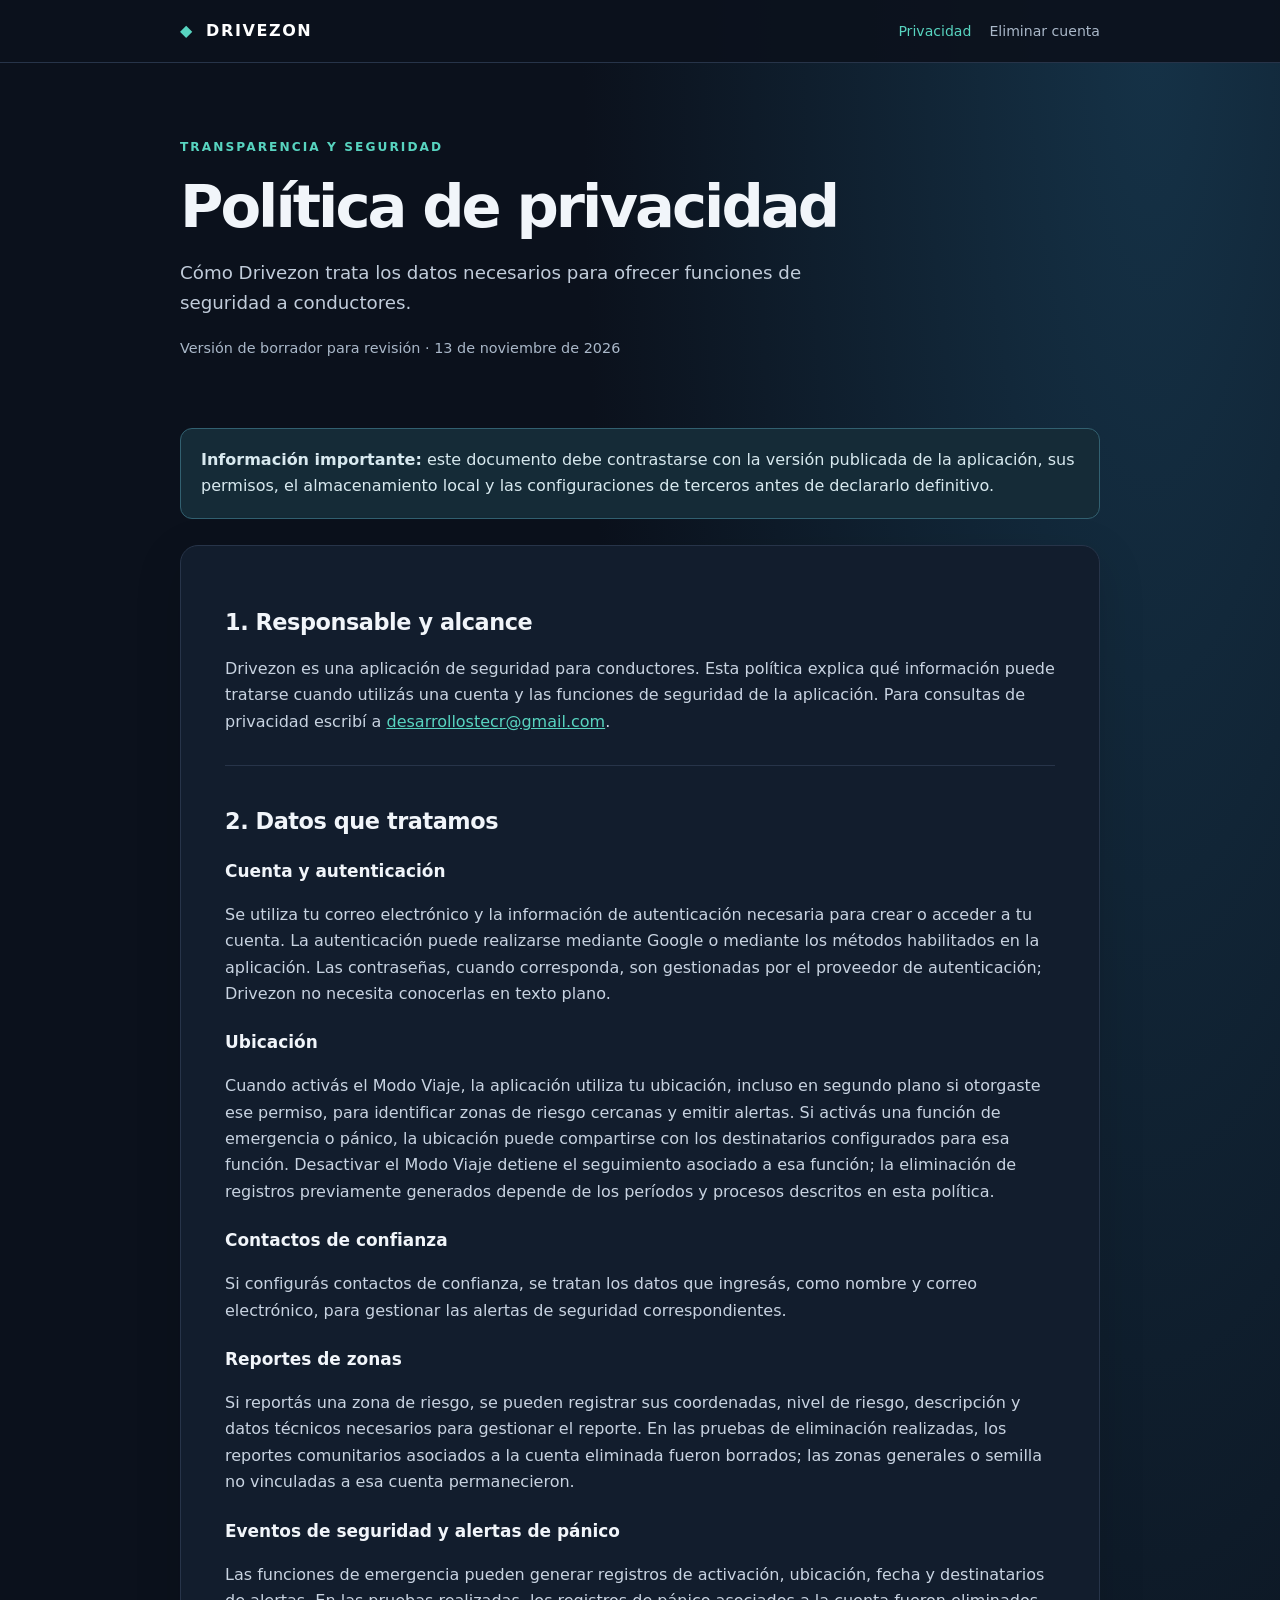
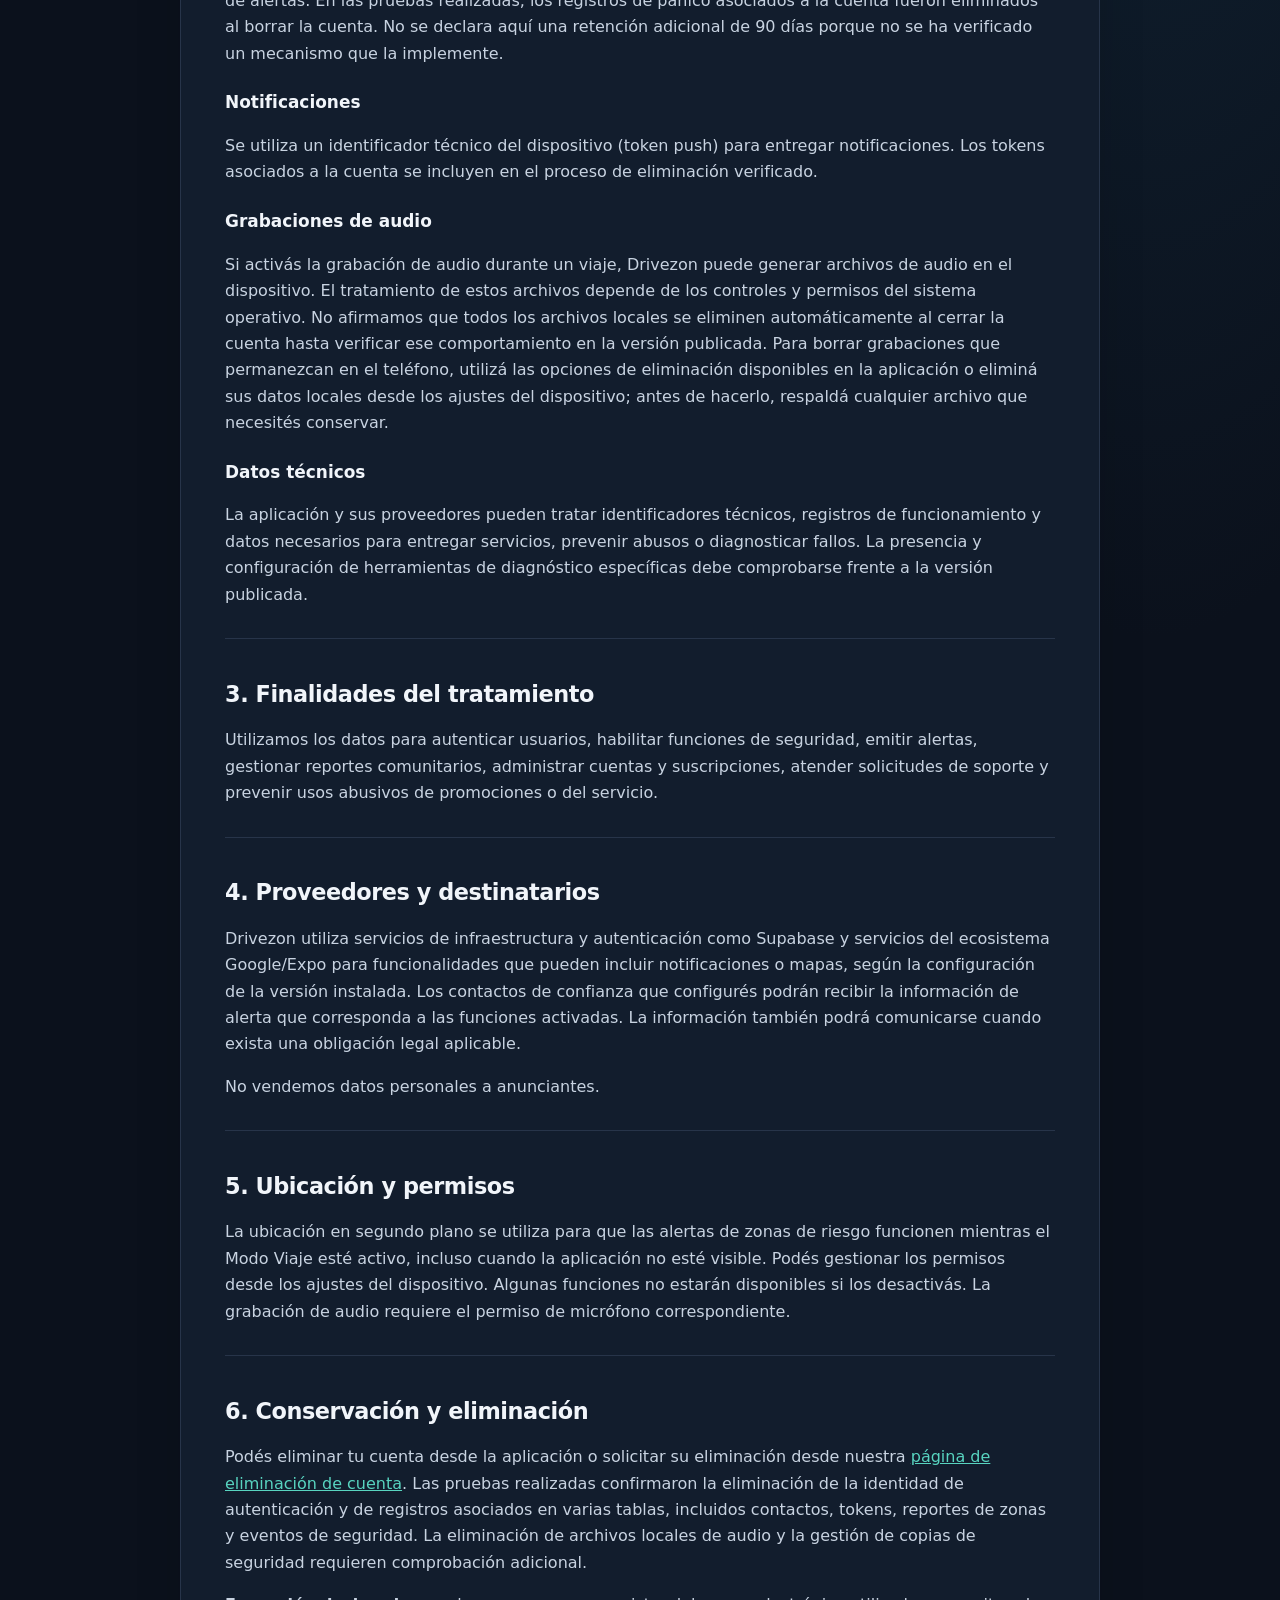
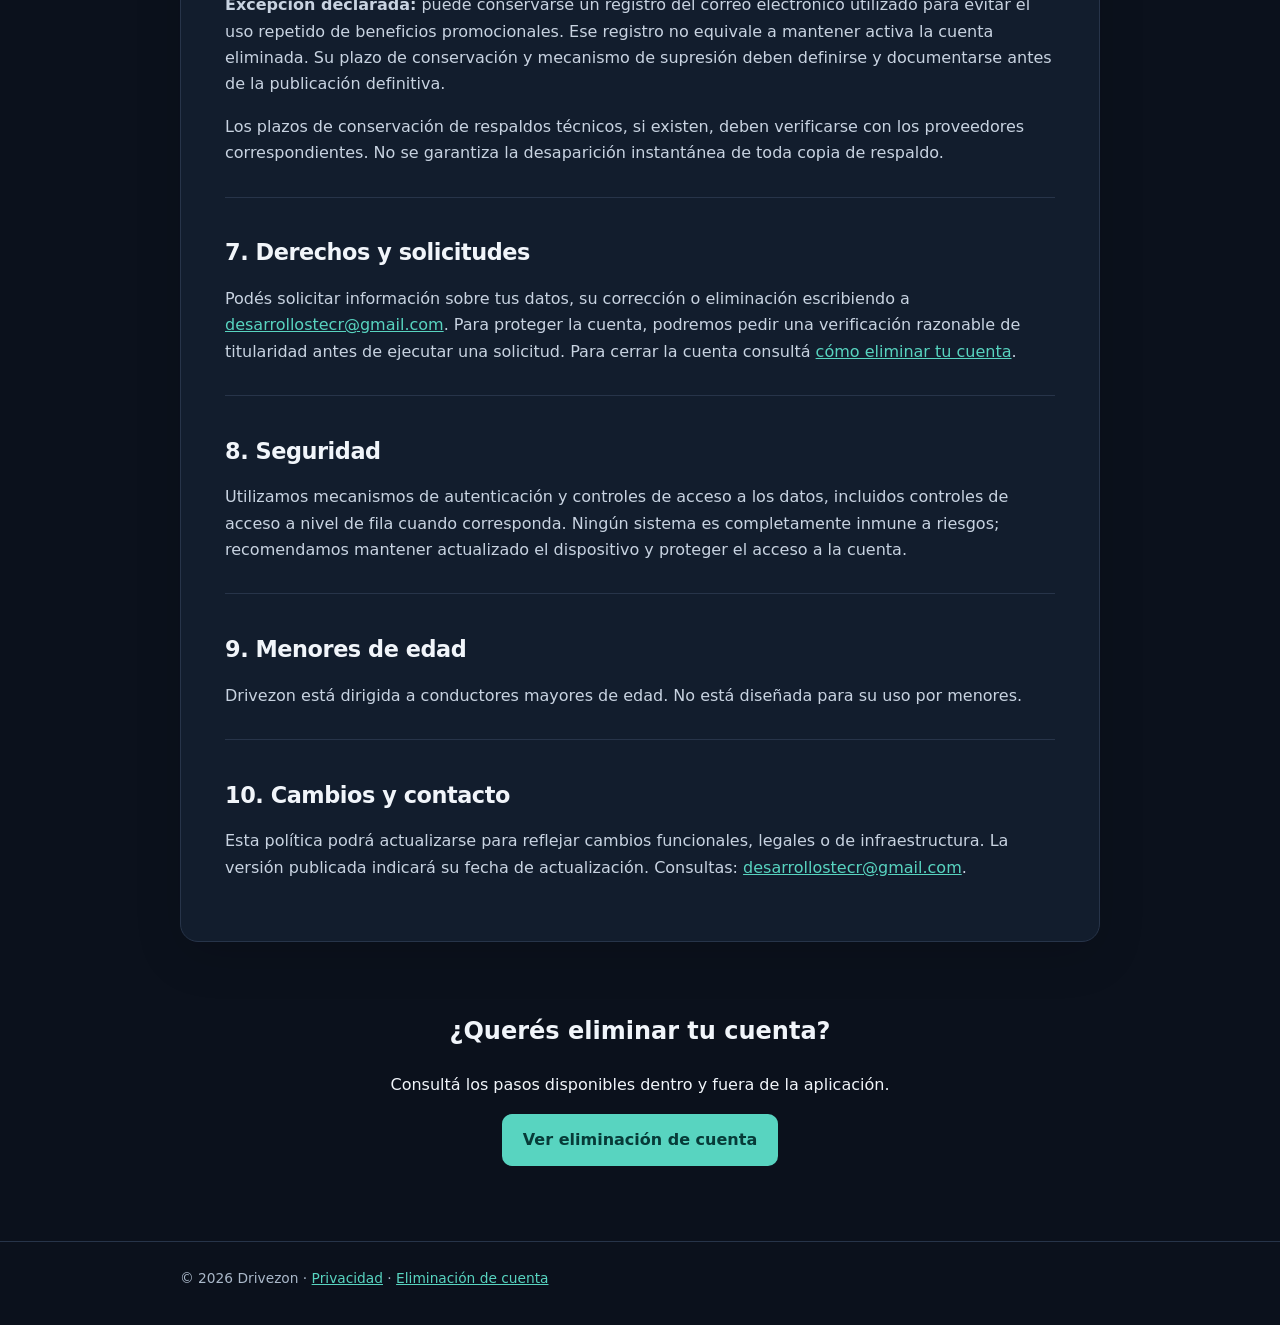
<file: index.html>
<!doctype html>
<html lang="es-CR">
<head>
  <meta charset="utf-8"><meta name="viewport" content="width=device-width,initial-scale=1">
  <meta name="description" content="Política de privacidad de Drivezon, aplicación de seguridad para conductores.">
  <title>Política de privacidad | Drivezon</title>
  <link rel="stylesheet" href="styles.css">
</head>
<body>
<header class="top"><div class="shell nav"><a class="brand" href="index.html"><span class="shield">◆</span> DRIVEZON</a><nav aria-label="Navegación"><a aria-current="page" href="index.html">Privacidad</a><a href="delete-account.html">Eliminar cuenta</a></nav></div></header>
<main class="shell"><div class="hero"><span class="eyebrow">TRANSPARENCIA Y SEGURIDAD</span><h1>Política de privacidad</h1><p class="lead">Cómo Drivezon trata los datos necesarios para ofrecer funciones de seguridad a conductores.</p><p class="meta">Versión de borrador para revisión · 13 de noviembre de 2026</p></div>
<div class="notice"><strong>Información importante:</strong> este documento debe contrastarse con la versión publicada de la aplicación, sus permisos, el almacenamiento local y las configuraciones de terceros antes de declararlo definitivo.</div>
<article class="content">
<section id="responsable"><h2>1. Responsable y alcance</h2><p>Drivezon es una aplicación de seguridad para conductores. Esta política explica qué información puede tratarse cuando utilizás una cuenta y las funciones de seguridad de la aplicación. Para consultas de privacidad escribí a <a href="mailto:desarrollostecr@gmail.com">desarrollostecr@gmail.com</a>.</p></section>
<section id="datos"><h2>2. Datos que tratamos</h2><h3>Cuenta y autenticación</h3><p>Se utiliza tu correo electrónico y la información de autenticación necesaria para crear o acceder a tu cuenta. La autenticación puede realizarse mediante Google o mediante los métodos habilitados en la aplicación. Las contraseñas, cuando corresponda, son gestionadas por el proveedor de autenticación; Drivezon no necesita conocerlas en texto plano.</p>
<h3>Ubicación</h3><p>Cuando activás el Modo Viaje, la aplicación utiliza tu ubicación, incluso en segundo plano si otorgaste ese permiso, para identificar zonas de riesgo cercanas y emitir alertas. Si activás una función de emergencia o pánico, la ubicación puede compartirse con los destinatarios configurados para esa función. Desactivar el Modo Viaje detiene el seguimiento asociado a esa función; la eliminación de registros previamente generados depende de los períodos y procesos descritos en esta política.</p>
<h3>Contactos de confianza</h3><p>Si configurás contactos de confianza, se tratan los datos que ingresás, como nombre y correo electrónico, para gestionar las alertas de seguridad correspondientes.</p>
<h3>Reportes de zonas</h3><p>Si reportás una zona de riesgo, se pueden registrar sus coordenadas, nivel de riesgo, descripción y datos técnicos necesarios para gestionar el reporte. En las pruebas de eliminación realizadas, los reportes comunitarios asociados a la cuenta eliminada fueron borrados; las zonas generales o semilla no vinculadas a esa cuenta permanecieron.</p>
<h3>Eventos de seguridad y alertas de pánico</h3><p>Las funciones de emergencia pueden generar registros de activación, ubicación, fecha y destinatarios de alertas. En las pruebas realizadas, los registros de pánico asociados a la cuenta fueron eliminados al borrar la cuenta. No se declara aquí una retención adicional de 90 días porque no se ha verificado un mecanismo que la implemente.</p>
<h3>Notificaciones</h3><p>Se utiliza un identificador técnico del dispositivo (token push) para entregar notificaciones. Los tokens asociados a la cuenta se incluyen en el proceso de eliminación verificado.</p>
<h3>Grabaciones de audio</h3><p>Si activás la grabación de audio durante un viaje, Drivezon puede generar archivos de audio en el dispositivo. El tratamiento de estos archivos depende de los controles y permisos del sistema operativo. No afirmamos que todos los archivos locales se eliminen automáticamente al cerrar la cuenta hasta verificar ese comportamiento en la versión publicada. Para borrar grabaciones que permanezcan en el teléfono, utilizá las opciones de eliminación disponibles en la aplicación o eliminá sus datos locales desde los ajustes del dispositivo; antes de hacerlo, respaldá cualquier archivo que necesités conservar.</p>
<h3>Datos técnicos</h3><p>La aplicación y sus proveedores pueden tratar identificadores técnicos, registros de funcionamiento y datos necesarios para entregar servicios, prevenir abusos o diagnosticar fallos. La presencia y configuración de herramientas de diagnóstico específicas debe comprobarse frente a la versión publicada.</p></section>
<section><h2>3. Finalidades del tratamiento</h2><p>Utilizamos los datos para autenticar usuarios, habilitar funciones de seguridad, emitir alertas, gestionar reportes comunitarios, administrar cuentas y suscripciones, atender solicitudes de soporte y prevenir usos abusivos de promociones o del servicio.</p></section>
<section><h2>4. Proveedores y destinatarios</h2><p>Drivezon utiliza servicios de infraestructura y autenticación como Supabase y servicios del ecosistema Google/Expo para funcionalidades que pueden incluir notificaciones o mapas, según la configuración de la versión instalada. Los contactos de confianza que configurés podrán recibir la información de alerta que corresponda a las funciones activadas. La información también podrá comunicarse cuando exista una obligación legal aplicable.</p><p>No vendemos datos personales a anunciantes.</p></section>
<section><h2>5. Ubicación y permisos</h2><p>La ubicación en segundo plano se utiliza para que las alertas de zonas de riesgo funcionen mientras el Modo Viaje esté activo, incluso cuando la aplicación no esté visible. Podés gestionar los permisos desde los ajustes del dispositivo. Algunas funciones no estarán disponibles si los desactivás. La grabación de audio requiere el permiso de micrófono correspondiente.</p></section>
<section><h2>6. Conservación y eliminación</h2><p>Podés eliminar tu cuenta desde la aplicación o solicitar su eliminación desde nuestra <a href="delete-account.html">página de eliminación de cuenta</a>. Las pruebas realizadas confirmaron la eliminación de la identidad de autenticación y de registros asociados en varias tablas, incluidos contactos, tokens, reportes de zonas y eventos de seguridad. La eliminación de archivos locales de audio y la gestión de copias de seguridad requieren comprobación adicional.</p><p><strong>Excepción declarada:</strong> puede conservarse un registro del correo electrónico utilizado para evitar el uso repetido de beneficios promocionales. Ese registro no equivale a mantener activa la cuenta eliminada. Su plazo de conservación y mecanismo de supresión deben definirse y documentarse antes de la publicación definitiva.</p><p>Los plazos de conservación de respaldos técnicos, si existen, deben verificarse con los proveedores correspondientes. No se garantiza la desaparición instantánea de toda copia de respaldo.</p></section>
<section><h2>7. Derechos y solicitudes</h2><p>Podés solicitar información sobre tus datos, su corrección o eliminación escribiendo a <a href="mailto:desarrollostecr@gmail.com">desarrollostecr@gmail.com</a>. Para proteger la cuenta, podremos pedir una verificación razonable de titularidad antes de ejecutar una solicitud. Para cerrar la cuenta consultá <a href="delete-account.html">cómo eliminar tu cuenta</a>.</p></section>
<section><h2>8. Seguridad</h2><p>Utilizamos mecanismos de autenticación y controles de acceso a los datos, incluidos controles de acceso a nivel de fila cuando corresponda. Ningún sistema es completamente inmune a riesgos; recomendamos mantener actualizado el dispositivo y proteger el acceso a la cuenta.</p></section>
<section><h2>9. Menores de edad</h2><p>Drivezon está dirigida a conductores mayores de edad. No está diseñada para su uso por menores.</p></section>
<section><h2>10. Cambios y contacto</h2><p>Esta política podrá actualizarse para reflejar cambios funcionales, legales o de infraestructura. La versión publicada indicará su fecha de actualización. Consultas: <a href="mailto:desarrollostecr@gmail.com">desarrollostecr@gmail.com</a>.</p></section>
</article><div class="cta"><h2>¿Querés eliminar tu cuenta?</h2><p>Consultá los pasos disponibles dentro y fuera de la aplicación.</p><a class="button" href="delete-account.html">Ver eliminación de cuenta</a></div></main>
<footer><div class="shell">© 2026 Drivezon · <a href="index.html">Privacidad</a> · <a href="delete-account.html">Eliminación de cuenta</a></div></footer>
</body></html>
</file>
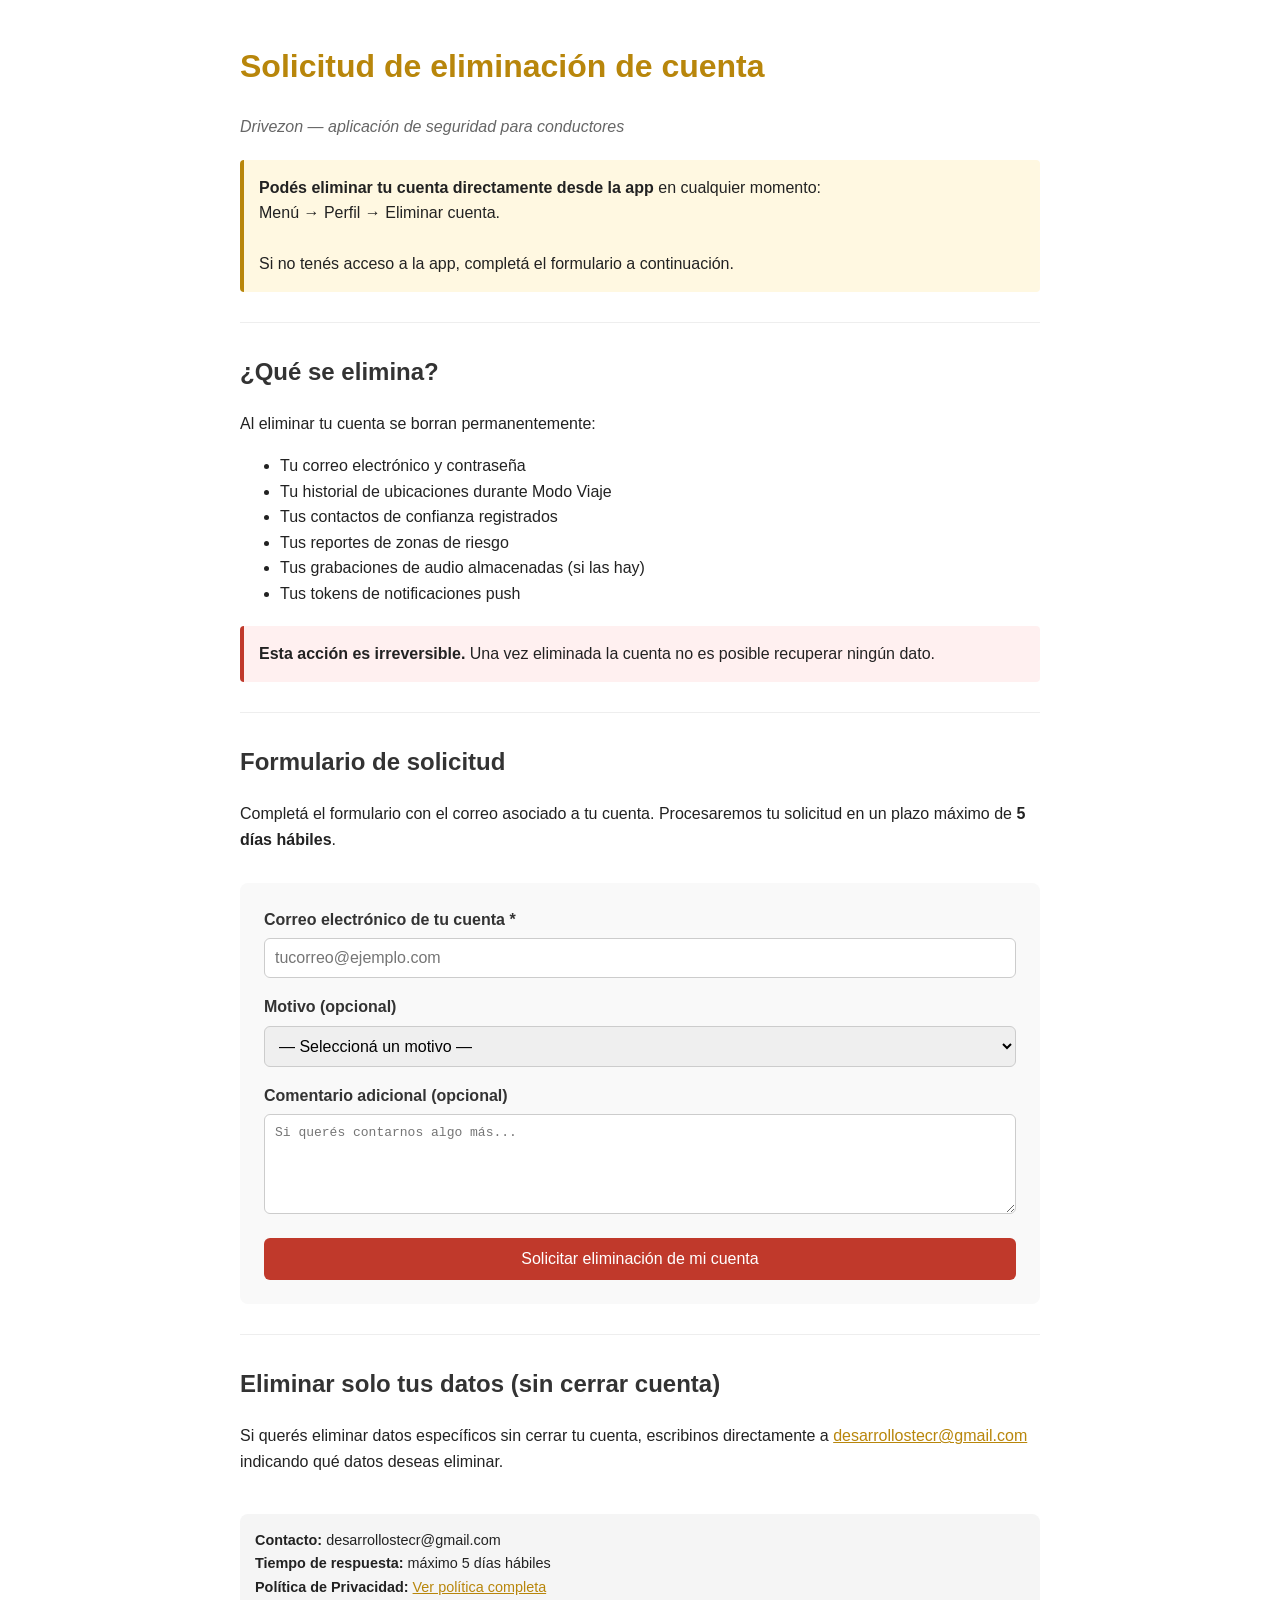
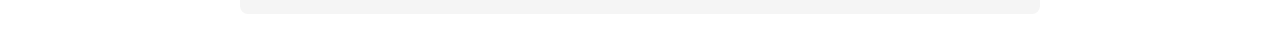
<file: delete-account (1).html>
<!DOCTYPE html>
<html lang="es">
<head>
  <meta charset="UTF-8">
  <meta name="viewport" content="width=device-width, initial-scale=1.0">
  <title>Eliminar cuenta — Drivezon</title>
  <style>
    body { font-family: -apple-system, sans-serif; max-width: 800px; margin: 0 auto; padding: 20px; line-height: 1.6; color: #222; background: #fff; }
    h1 { color: #B8860B; }
    h2 { color: #333; margin-top: 30px; }
    .fecha { color: #666; font-style: italic; }
    .aviso { background: #fff8e1; border-left: 4px solid #B8860B; padding: 15px; border-radius: 4px; margin: 20px 0; }
    .aviso-rojo { background: #fff0f0; border-left: 4px solid #c0392b; padding: 15px; border-radius: 4px; margin: 20px 0; }
    .nota-final { background: #f5f5f5; padding: 15px; border-radius: 8px; margin-top: 40px; font-size: 0.9em; }
    form { background: #f9f9f9; padding: 24px; border-radius: 8px; margin: 30px 0; }
    label { display: block; margin-bottom: 6px; font-weight: bold; color: #333; }
    input[type="email"], textarea, select {
      width: 100%; padding: 10px; border: 1px solid #ccc; border-radius: 6px;
      font-size: 1em; box-sizing: border-box; margin-bottom: 16px;
    }
    textarea { height: 100px; resize: vertical; }
    button[type="submit"] {
      background: #c0392b; color: white; border: none; padding: 12px 28px;
      border-radius: 6px; font-size: 1em; cursor: pointer; width: 100%;
    }
    button[type="submit"]:hover { background: #a93226; }
    .confirmacion { display: none; background: #e8f5e9; border-left: 4px solid #27ae60; padding: 15px; border-radius: 4px; margin: 20px 0; }
    hr { border: none; border-top: 1px solid #eee; margin: 30px 0; }
    a { color: #B8860B; }
  </style>
</head>
<body>

  <h1>Solicitud de eliminación de cuenta</h1>
  <p class="fecha">Drivezon — aplicación de seguridad para conductores</p>

  <div class="aviso">
    <strong>Podés eliminar tu cuenta directamente desde la app</strong> en cualquier momento:<br>
    Menú → Perfil → Eliminar cuenta.<br><br>
    Si no tenés acceso a la app, completá el formulario a continuación.
  </div>

  <hr>

  <h2>¿Qué se elimina?</h2>
  <p>Al eliminar tu cuenta se borran permanentemente:</p>
  <ul>
    <li>Tu correo electrónico y contraseña</li>
    <li>Tu historial de ubicaciones durante Modo Viaje</li>
    <li>Tus contactos de confianza registrados</li>
    <li>Tus reportes de zonas de riesgo</li>
    <li>Tus grabaciones de audio almacenadas (si las hay)</li>
    <li>Tus tokens de notificaciones push</li>
  </ul>

  <div class="aviso-rojo">
    <strong>Esta acción es irreversible.</strong> Una vez eliminada la cuenta no es posible recuperar ningún dato.
  </div>

  <hr>

  <h2>Formulario de solicitud</h2>
  <p>Completá el formulario con el correo asociado a tu cuenta. Procesaremos tu solicitud en un plazo máximo de <strong>5 días hábiles</strong>.</p>

  <form id="formEliminar">
    <label for="correo">Correo electrónico de tu cuenta *</label>
    <input type="email" id="correo" name="correo" placeholder="tucorreo@ejemplo.com" required>

    <label for="motivo">Motivo (opcional)</label>
    <select id="motivo" name="motivo">
      <option value="">— Seleccioná un motivo —</option>
      <option value="ya_no_uso">Ya no uso la aplicación</option>
      <option value="privacidad">Preocupaciones de privacidad</option>
      <option value="problemas_tecnicos">Problemas técnicos</option>
      <option value="otro">Otro</option>
    </select>

    <label for="comentario">Comentario adicional (opcional)</label>
    <textarea id="comentario" name="comentario" placeholder="Si querés contarnos algo más..."></textarea>

    <button type="submit">Solicitar eliminación de mi cuenta</button>
  </form>

  <div class="confirmacion" id="confirmacion">
    <strong>✅ Solicitud recibida.</strong><br>
    Hemos recibido tu solicitud para eliminar la cuenta asociada al correo <strong id="correoConfirmado"></strong>.<br>
    La procesaremos en un plazo máximo de 5 días hábiles y recibirás una confirmación por correo.
  </div>

  <hr>

  <h2>Eliminar solo tus datos (sin cerrar cuenta)</h2>
  <p>Si querés eliminar datos específicos sin cerrar tu cuenta, escribinos directamente a <a href="mailto:desarrollostecr@gmail.com">desarrollostecr@gmail.com</a> indicando qué datos deseas eliminar.</p>

  <div class="nota-final">
    <strong>Contacto:</strong> desarrollostecr@gmail.com<br>
    <strong>Tiempo de respuesta:</strong> máximo 5 días hábiles<br>
    <strong>Política de Privacidad:</strong> <a href="https://jaezos.github.io/drivezon-privacy/">Ver política completa</a>
  </div>

  <script>
    document.getElementById('formEliminar').addEventListener('submit', function(e) {
      e.preventDefault();
      const correo = document.getElementById('correo').value;
      const motivo = document.getElementById('motivo').value;
      const comentario = document.getElementById('comentario').value;

      // Construir el cuerpo del email
      const asunto = encodeURIComponent('Solicitud de eliminación de cuenta Drivezon');
      const cuerpo = encodeURIComponent(
        'Solicitud de eliminación de cuenta\n\n' +
        'Correo: ' + correo + '\n' +
        'Motivo: ' + (motivo || 'No especificado') + '\n' +
        'Comentario: ' + (comentario || 'Ninguno') + '\n\n' +
        'Por favor procesar esta solicitud en un plazo máximo de 5 días hábiles.'
      );

      // Mostrar confirmación visual primero
      document.getElementById('correoConfirmado').textContent = correo;
      document.getElementById('confirmacion').style.display = 'block';
      document.getElementById('formEliminar').style.display = 'none';

      // Abrir cliente de email sin redirigir la página
      const enlace = document.createElement('a');
      enlace.href = 'mailto:desarrollostecr@gmail.com?subject=' + asunto + '&body=' + cuerpo;
      enlace.style.display = 'none';
      document.body.appendChild(enlace);
      enlace.click();
      document.body.removeChild(enlace);

      window.scrollTo(0, document.getElementById('confirmacion').offsetTop - 20);
    });
  </script>

</body>
</html>
</file>
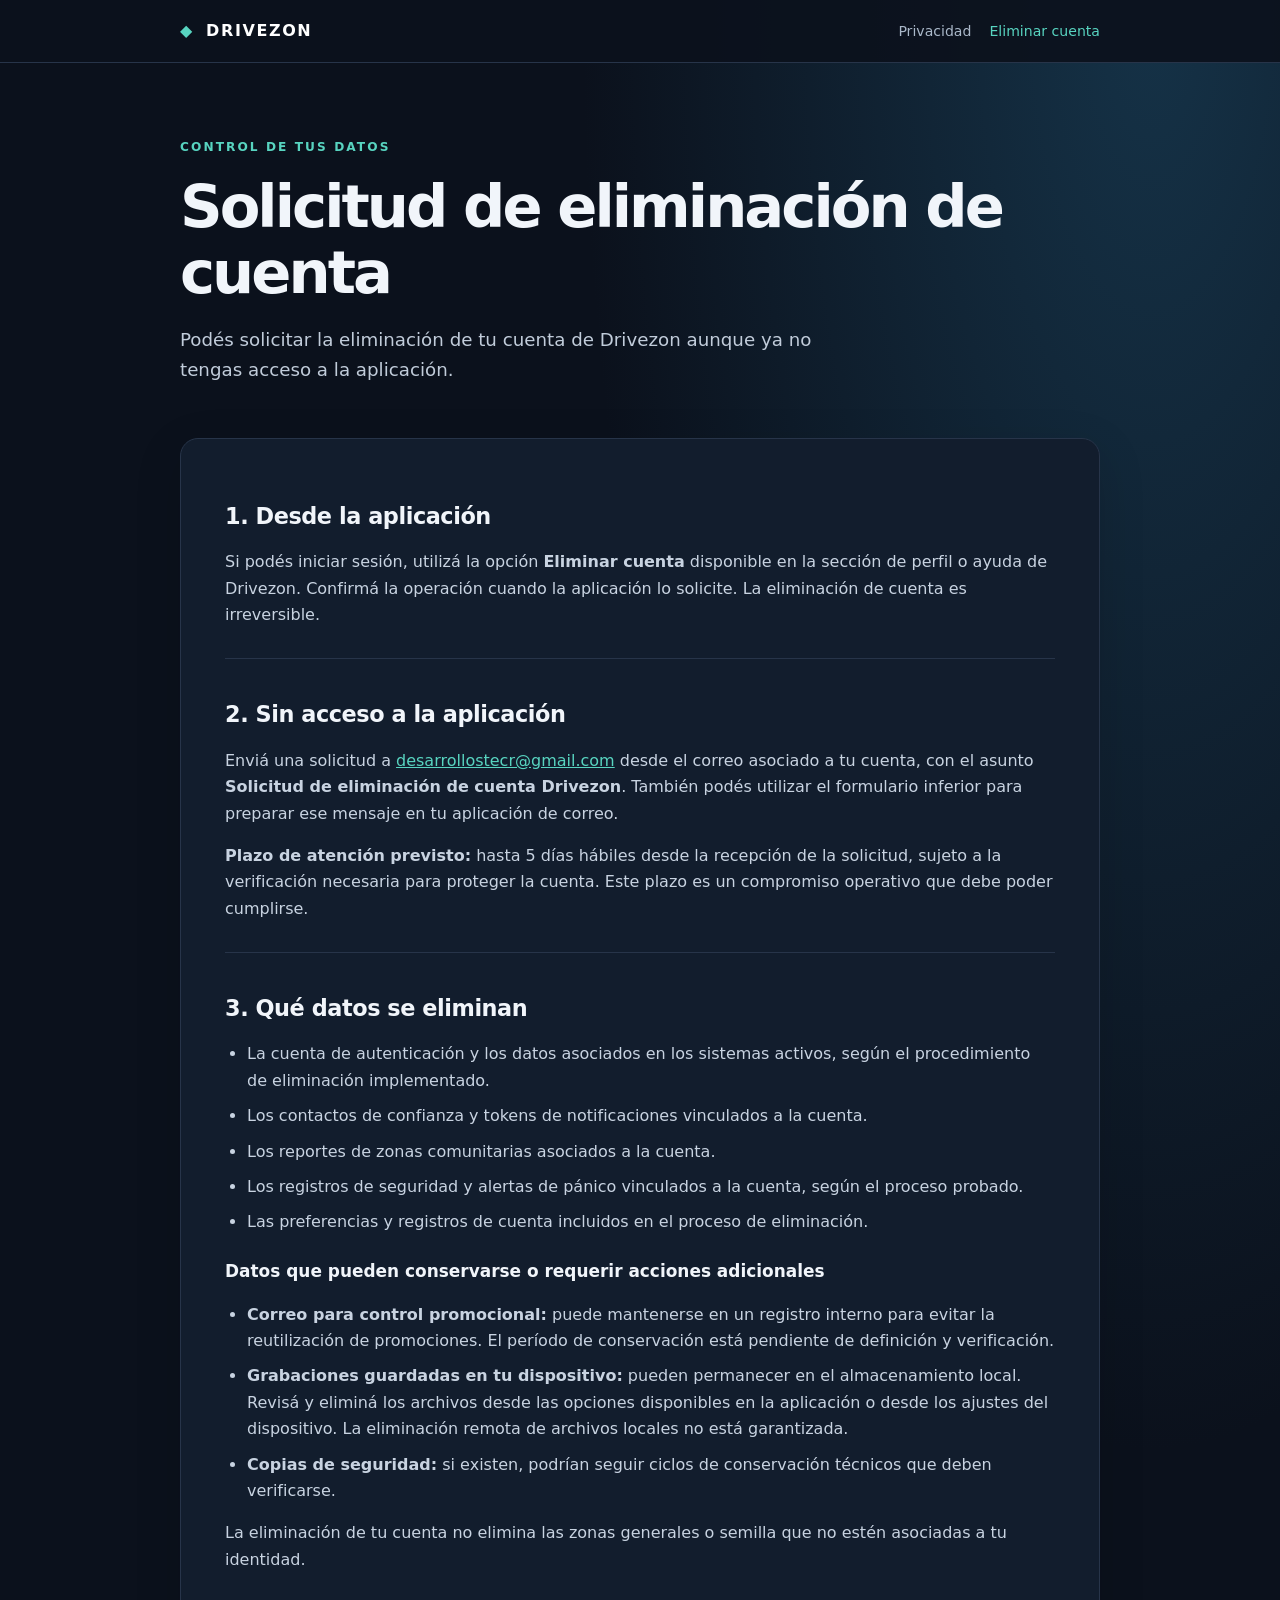
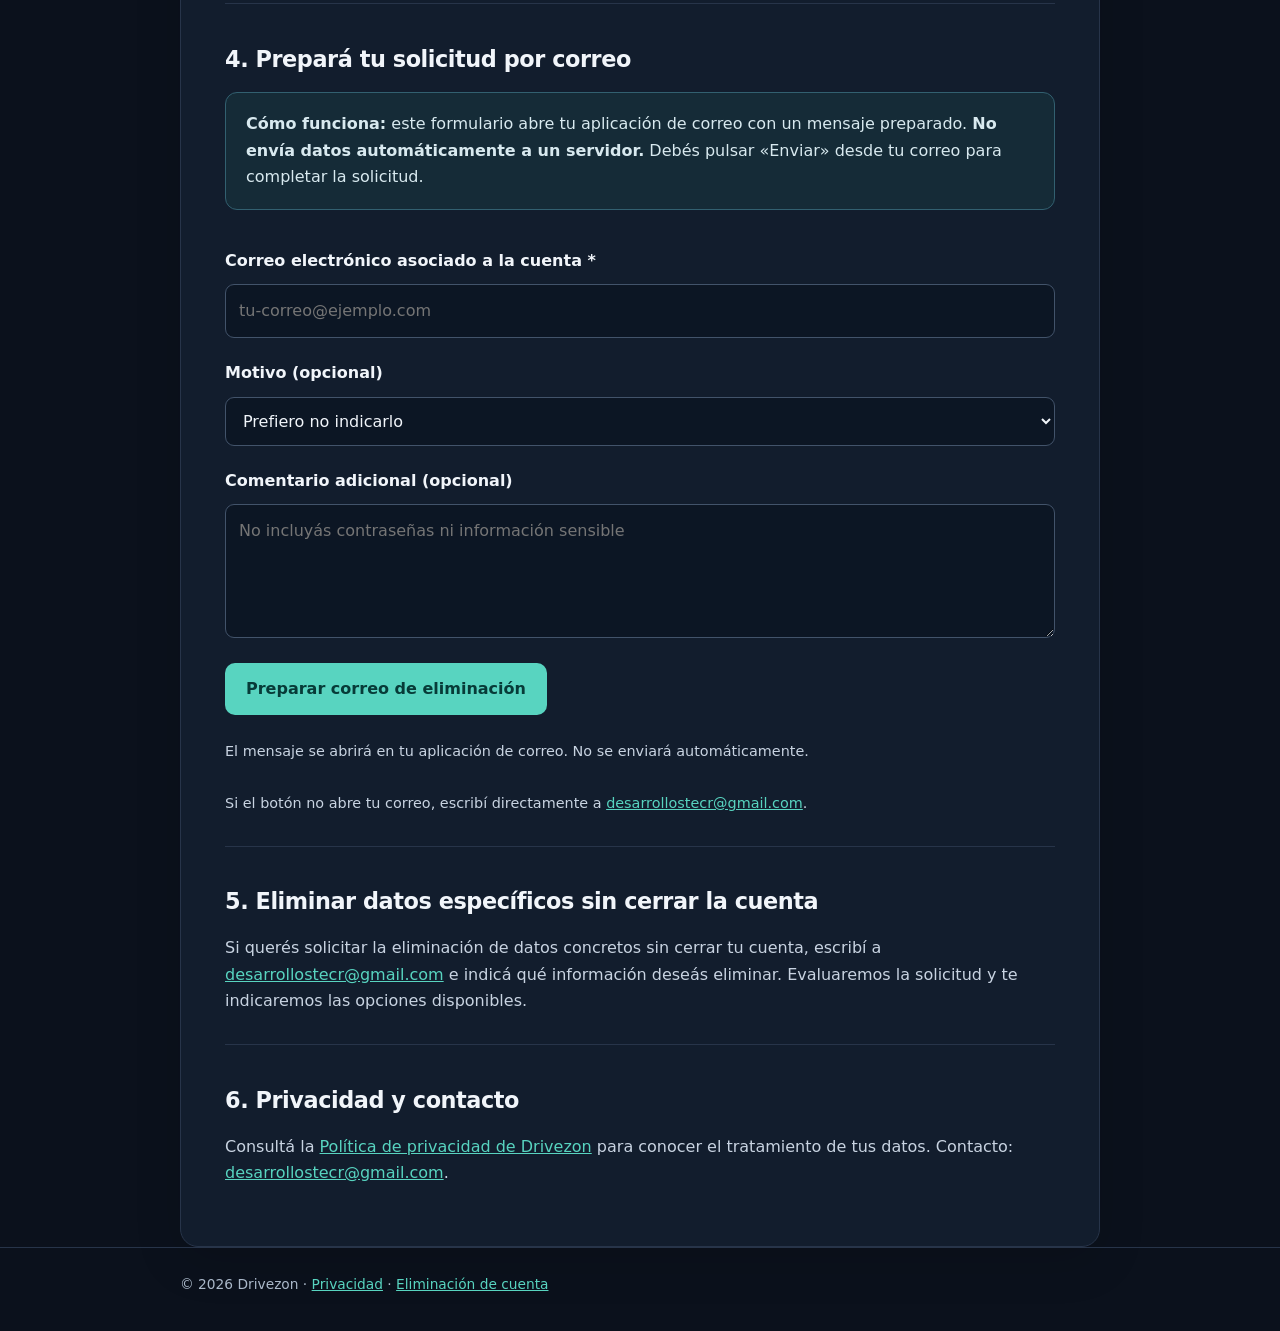
<file: delete-account.html>
<!doctype html>
<html lang="es-CR">
<head><meta charset="utf-8"><meta name="viewport" content="width=device-width,initial-scale=1"><meta name="description" content="Solicitá la eliminación de tu cuenta y datos de Drivezon."><title>Eliminar cuenta | Drivezon</title><link rel="stylesheet" href="styles.css"></head>
<body><header class="top"><div class="shell nav"><a class="brand" href="index.html"><span class="shield">◆</span> DRIVEZON</a><nav aria-label="Navegación"><a href="index.html">Privacidad</a><a aria-current="page" href="delete-account.html">Eliminar cuenta</a></nav></div></header>
<main class="shell"><div class="hero"><span class="eyebrow">CONTROL DE TUS DATOS</span><h1>Solicitud de eliminación de cuenta</h1><p class="lead">Podés solicitar la eliminación de tu cuenta de Drivezon aunque ya no tengas acceso a la aplicación.</p></div>
<article class="content"><section><h2>1. Desde la aplicación</h2><p>Si podés iniciar sesión, utilizá la opción <strong>Eliminar cuenta</strong> disponible en la sección de perfil o ayuda de Drivezon. Confirmá la operación cuando la aplicación lo solicite. La eliminación de cuenta es irreversible.</p></section>
<section><h2>2. Sin acceso a la aplicación</h2><p>Enviá una solicitud a <a href="mailto:desarrollostecr@gmail.com">desarrollostecr@gmail.com</a> desde el correo asociado a tu cuenta, con el asunto <strong>Solicitud de eliminación de cuenta Drivezon</strong>. También podés utilizar el formulario inferior para preparar ese mensaje en tu aplicación de correo.</p><p><strong>Plazo de atención previsto:</strong> hasta 5 días hábiles desde la recepción de la solicitud, sujeto a la verificación necesaria para proteger la cuenta. Este plazo es un compromiso operativo que debe poder cumplirse.</p></section>
<section><h2>3. Qué datos se eliminan</h2><ul><li>La cuenta de autenticación y los datos asociados en los sistemas activos, según el procedimiento de eliminación implementado.</li><li>Los contactos de confianza y tokens de notificaciones vinculados a la cuenta.</li><li>Los reportes de zonas comunitarias asociados a la cuenta.</li><li>Los registros de seguridad y alertas de pánico vinculados a la cuenta, según el proceso probado.</li><li>Las preferencias y registros de cuenta incluidos en el proceso de eliminación.</li></ul><h3>Datos que pueden conservarse o requerir acciones adicionales</h3><ul><li><strong>Correo para control promocional:</strong> puede mantenerse en un registro interno para evitar la reutilización de promociones. El período de conservación está pendiente de definición y verificación.</li><li><strong>Grabaciones guardadas en tu dispositivo:</strong> pueden permanecer en el almacenamiento local. Revisá y eliminá los archivos desde las opciones disponibles en la aplicación o desde los ajustes del dispositivo. La eliminación remota de archivos locales no está garantizada.</li><li><strong>Copias de seguridad:</strong> si existen, podrían seguir ciclos de conservación técnicos que deben verificarse.</li></ul><p>La eliminación de tu cuenta no elimina las zonas generales o semilla que no estén asociadas a tu identidad.</p></section>
<section><h2>4. Prepará tu solicitud por correo</h2><div class="notice"><strong>Cómo funciona:</strong> este formulario abre tu aplicación de correo con un mensaje preparado. <strong>No envía datos automáticamente a un servidor.</strong> Debés pulsar «Enviar» desde tu correo para completar la solicitud.</div>
<form id="deletionForm" class="form"><label for="email">Correo electrónico asociado a la cuenta <span aria-hidden="true">*</span></label><input id="email" name="email" type="email" required autocomplete="email" placeholder="tu-correo@ejemplo.com"><label for="reason">Motivo (opcional)</label><select id="reason" name="reason"><option value="">Prefiero no indicarlo</option><option>Ya no utilizo la aplicación</option><option>Privacidad</option><option>Problemas técnicos</option><option>Otro motivo</option></select><label for="comment">Comentario adicional (opcional)</label><textarea id="comment" name="comment" rows="4" maxlength="1500" placeholder="No incluyás contraseñas ni información sensible"></textarea><button type="submit" class="button">Preparar correo de eliminación</button><p id="formStatus" class="hint" role="status" aria-live="polite">El mensaje se abrirá en tu aplicación de correo. No se enviará automáticamente.</p></form>
<p class="hint">Si el botón no abre tu correo, escribí directamente a <a href="mailto:desarrollostecr@gmail.com?subject=Solicitud%20de%20eliminaci%C3%B3n%20de%20cuenta%20Drivezon">desarrollostecr@gmail.com</a>.</p></section>
<section><h2>5. Eliminar datos específicos sin cerrar la cuenta</h2><p>Si querés solicitar la eliminación de datos concretos sin cerrar tu cuenta, escribí a <a href="mailto:desarrollostecr@gmail.com">desarrollostecr@gmail.com</a> e indicá qué información deseás eliminar. Evaluaremos la solicitud y te indicaremos las opciones disponibles.</p></section>
<section><h2>6. Privacidad y contacto</h2><p>Consultá la <a href="index.html">Política de privacidad de Drivezon</a> para conocer el tratamiento de tus datos. Contacto: <a href="mailto:desarrollostecr@gmail.com">desarrollostecr@gmail.com</a>.</p></section></article></main>
<footer><div class="shell">© 2026 Drivezon · <a href="index.html">Privacidad</a> · <a href="delete-account.html">Eliminación de cuenta</a></div></footer>
<script>
(function(){
 const form=document.getElementById('deletionForm');
 form.addEventListener('submit',function(event){
  event.preventDefault();
  if(!form.reportValidity()) return;
  const email=document.getElementById('email').value.trim();
  const reason=document.getElementById('reason').value;
  const comment=document.getElementById('comment').value.trim();
  const subject='Solicitud de eliminación de cuenta Drivezon';
  const body=['Solicito la eliminación de mi cuenta de Drivezon.','', 'Correo asociado a mi cuenta: '+email,'Motivo: '+(reason||'No indicado'),'Comentario: '+(comment||'Sin comentarios'),'','Entiendo que la solicitud puede requerir verificación de titularidad.'].join('\n');
  const url='mailto:desarrollostecr@gmail.com?subject='+encodeURIComponent(subject)+'&body='+encodeURIComponent(body);
  document.getElementById('formStatus').textContent='Se está abriendo tu correo. La solicitud solo se completa cuando enviás el mensaje desde tu aplicación de correo.';
  window.location.href=url;
 });
})();
</script></body></html>
</file>
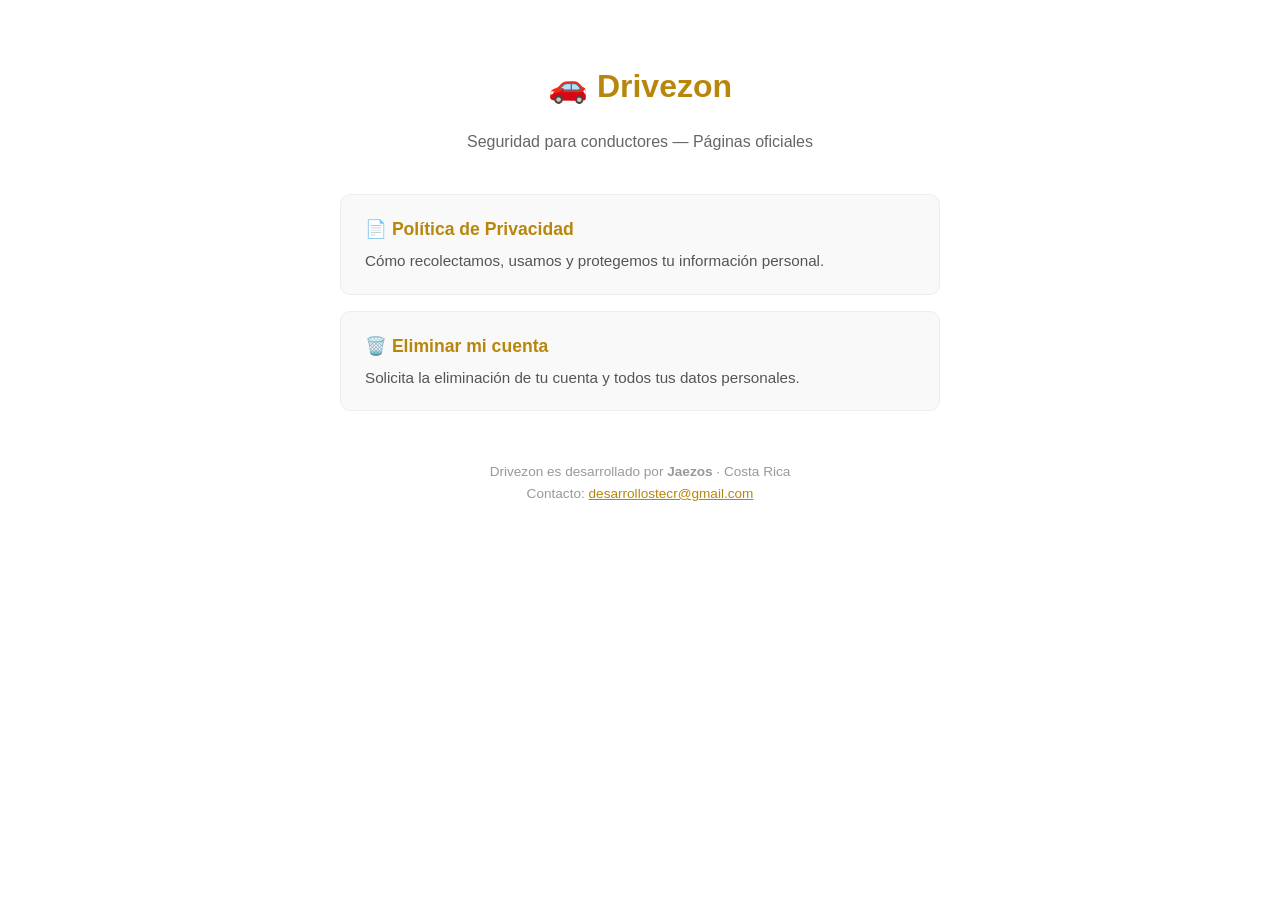
<file: home.html>
<!DOCTYPE html>
<html lang="es">
<head>
  <meta charset="UTF-8">
  <meta name="viewport" content="width=device-width, initial-scale=1.0">
  <title>Drivezon — Páginas oficiales</title>
  <style>
    body { font-family: -apple-system, sans-serif; max-width: 600px; margin: 0 auto; padding: 40px 20px; line-height: 1.6; color: #222; background: #fff; text-align: center; }
    h1 { color: #B8860B; font-size: 2em; margin-bottom: 4px; }
    .subtitulo { color: #666; margin-bottom: 40px; }
    .card { background: #f9f9f9; border: 1px solid #eee; border-radius: 10px; padding: 20px 24px; margin: 16px 0; text-align: left; text-decoration: none; display: block; transition: box-shadow 0.2s; }
    .card:hover { box-shadow: 0 4px 12px rgba(0,0,0,0.1); }
    .card h2 { color: #B8860B; margin: 0 0 6px 0; font-size: 1.1em; }
    .card p { color: #555; margin: 0; font-size: 0.95em; }
    .footer { margin-top: 50px; color: #999; font-size: 0.85em; }
    .footer a { color: #B8860B; }
  </style>
</head>
<body>

  <h1>🚗 Drivezon</h1>
  <p class="subtitulo">Seguridad para conductores — Páginas oficiales</p>

  <a class="card" href="./index.html">
    <h2>📄 Política de Privacidad</h2>
    <p>Cómo recolectamos, usamos y protegemos tu información personal.</p>
  </a>

  <a class="card" href="./delete-account.html">
    <h2>🗑️ Eliminar mi cuenta</h2>
    <p>Solicita la eliminación de tu cuenta y todos tus datos personales.</p>
  </a>

  <div class="footer">
    Drivezon es desarrollado por <strong>Jaezos</strong> · Costa Rica<br>
    Contacto: <a href="mailto:desarrollostecr@gmail.com">desarrollostecr@gmail.com</a>
  </div>

</body>
</html>
</file>
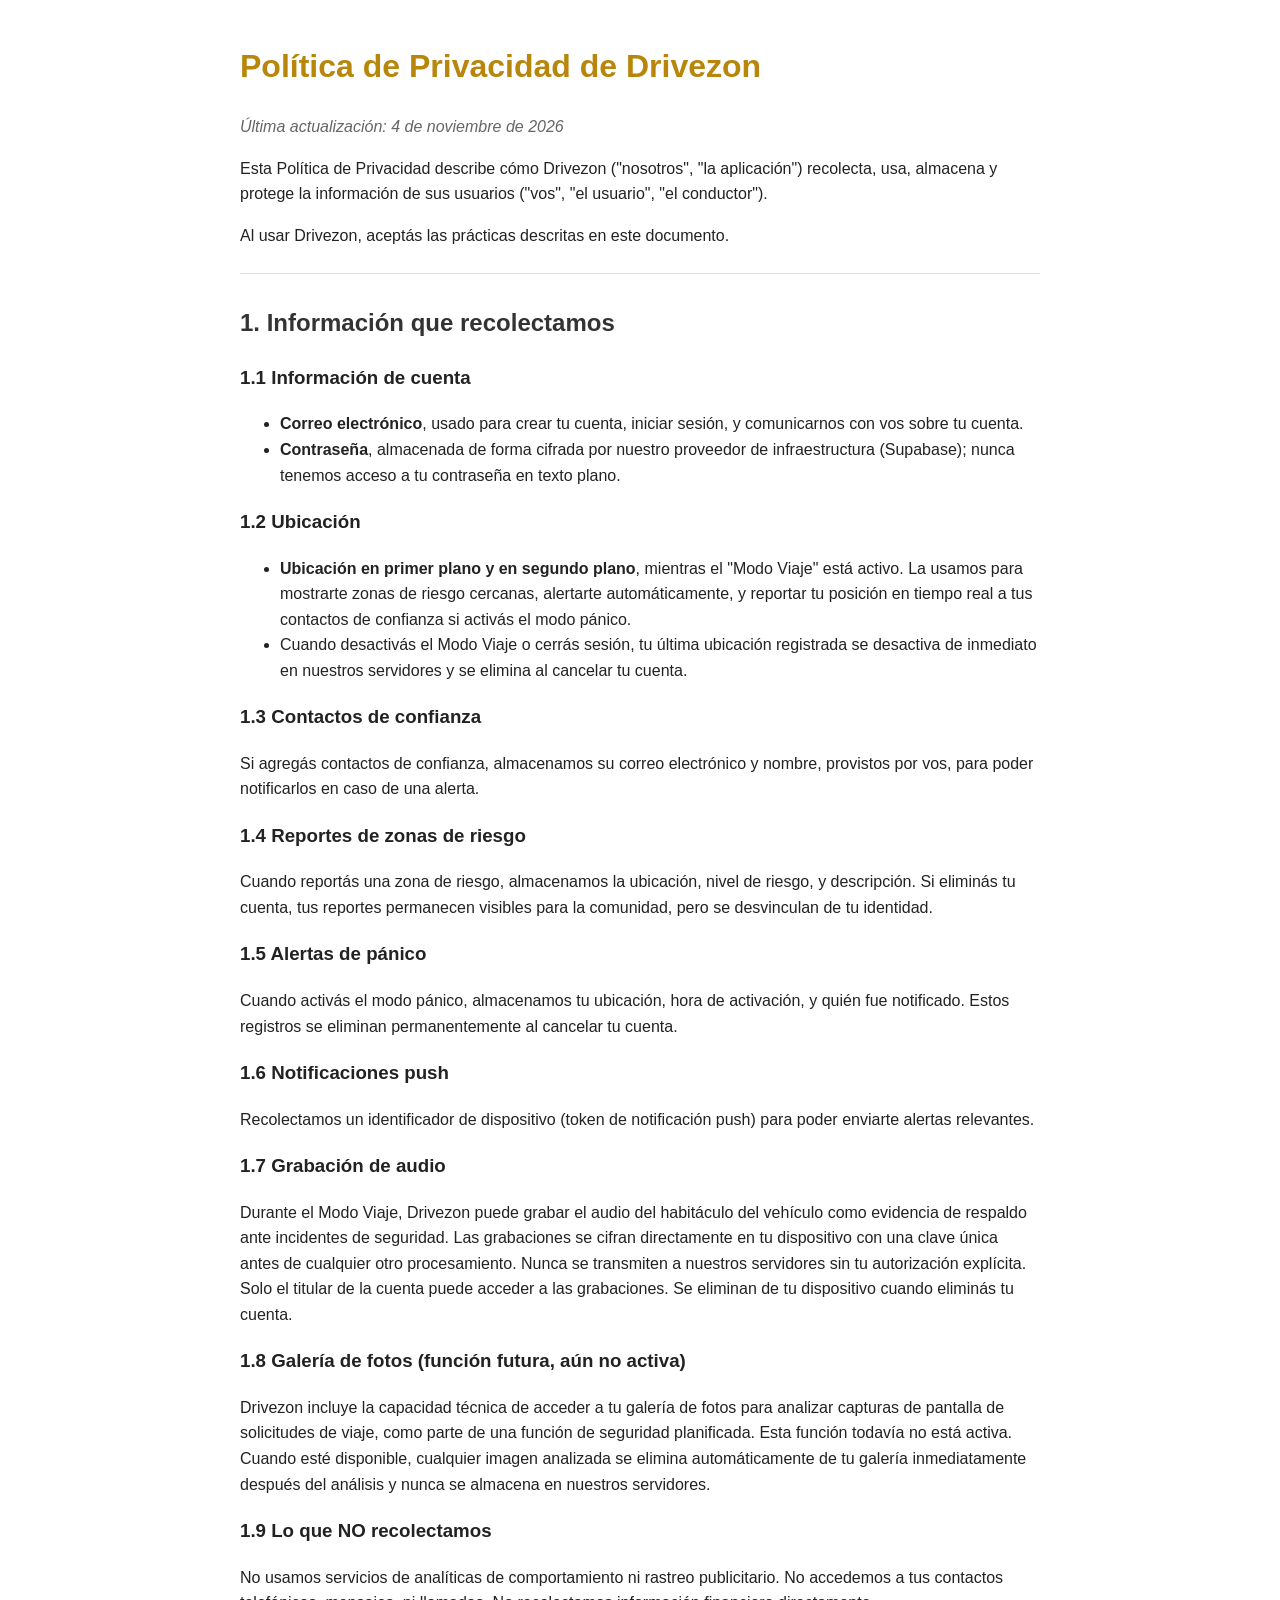
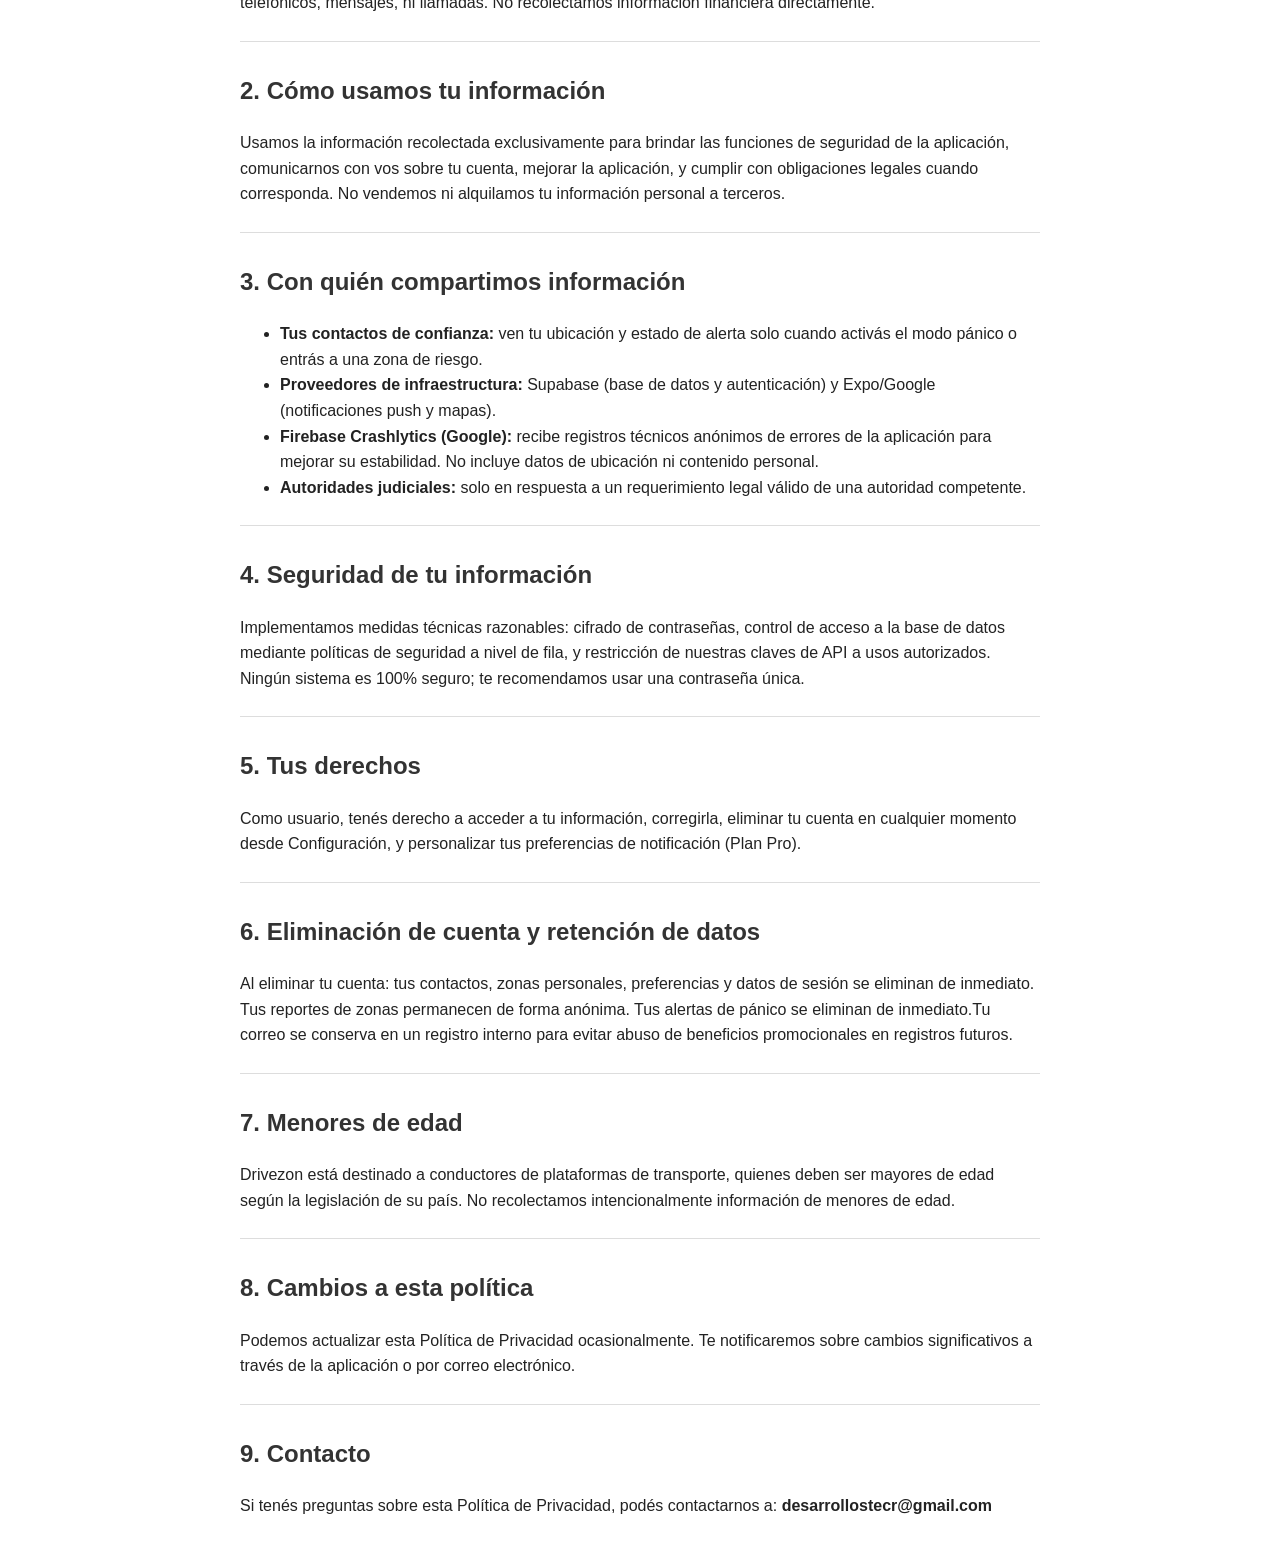
<file: privacidad.html>
<!DOCTYPE html>
<html lang="es">
<head>
  <meta charset="UTF-8">
  <meta name="viewport" content="width=device-width, initial-scale=1.0">
  <title>Política de Privacidad - Drivezon</title>
  <style>
    body { font-family: -apple-system, sans-serif; max-width: 800px; margin: 0 auto; padding: 20px; line-height: 1.6; color: #222; background: #fff; }
    h1 { color: #B8860B; }
    h2 { color: #333; margin-top: 30px; }
    .fecha { color: #666; font-style: italic; }
    .nota-final { background: #f5f5f5; padding: 15px; border-radius: 8px; margin-top: 40px; font-size: 0.9em; }
    hr { border: none; border-top: 1px solid #ddd; margin: 25px 0; }
  </style>
</head>
<body>
  <h1>Política de Privacidad de Drivezon</h1>
  <p class="fecha">Última actualización: 4 de noviembre de 2026</p>
  <p>Esta Política de Privacidad describe cómo Drivezon ("nosotros", "la aplicación") recolecta, usa, almacena y protege la información de sus usuarios ("vos", "el usuario", "el conductor").</p>
  <p>Al usar Drivezon, aceptás las prácticas descritas en este documento.</p>
  <hr>
  <h2>1. Información que recolectamos</h2>
  <h3>1.1 Información de cuenta</h3>
  <ul>
    <li><strong>Correo electrónico</strong>, usado para crear tu cuenta, iniciar sesión, y comunicarnos con vos sobre tu cuenta.</li>
    <li><strong>Contraseña</strong>, almacenada de forma cifrada por nuestro proveedor de infraestructura (Supabase); nunca tenemos acceso a tu contraseña en texto plano.</li>
  </ul>
  <h3>1.2 Ubicación</h3>
  <ul>
    <li><strong>Ubicación en primer plano y en segundo plano</strong>, mientras el "Modo Viaje" está activo. La usamos para mostrarte zonas de riesgo cercanas, alertarte automáticamente, y reportar tu posición en tiempo real a tus contactos de confianza si activás el modo pánico.</li>
    <li>Cuando desactivás el Modo Viaje o cerrás sesión, tu última ubicación registrada se desactiva de inmediato en nuestros servidores y se elimina al cancelar tu cuenta.</li>
  </ul>
  <h3>1.3 Contactos de confianza</h3>
  <p>Si agregás contactos de confianza, almacenamos su correo electrónico y nombre, provistos por vos, para poder notificarlos en caso de una alerta.</p>
  <h3>1.4 Reportes de zonas de riesgo</h3>
  <p>Cuando reportás una zona de riesgo, almacenamos la ubicación, nivel de riesgo, y descripción. Si eliminás tu cuenta, tus reportes permanecen visibles para la comunidad, pero se desvinculan de tu identidad.</p>
  <h3>1.5 Alertas de pánico</h3>
  <p>Cuando activás el modo pánico, almacenamos tu ubicación, hora de activación, y quién fue notificado. Estos registros se eliminan permanentemente al cancelar tu cuenta.</p>
  <h3>1.6 Notificaciones push</h3>
  <p>Recolectamos un identificador de dispositivo (token de notificación push) para poder enviarte alertas relevantes.</p>
  <h3>1.7 Grabación de audio</h3>
  <p>Durante el Modo Viaje, Drivezon puede grabar el audio del habitáculo del vehículo como evidencia de respaldo ante incidentes de seguridad. Las grabaciones se cifran directamente en tu dispositivo con una clave única antes de cualquier otro procesamiento. Nunca se transmiten a nuestros servidores sin tu autorización explícita. Solo el titular de la cuenta puede acceder a las grabaciones. Se eliminan de tu dispositivo cuando eliminás tu cuenta.</p>

  <h3>1.8 Galería de fotos (función futura, aún no activa)</h3>
  <p>Drivezon incluye la capacidad técnica de acceder a tu galería de fotos para analizar capturas de pantalla de solicitudes de viaje, como parte de una función de seguridad planificada. Esta función todavía no está activa. Cuando esté disponible, cualquier imagen analizada se elimina automáticamente de tu galería inmediatamente después del análisis y nunca se almacena en nuestros servidores.</p>
  <h3>1.9 Lo que NO recolectamos</h3>
  <p>No usamos servicios de analíticas de comportamiento ni rastreo publicitario. No accedemos a tus contactos telefónicos, mensajes, ni llamadas. No recolectamos información financiera directamente.</p>
  <hr>
  <h2>2. Cómo usamos tu información</h2>
  <p>Usamos la información recolectada exclusivamente para brindar las funciones de seguridad de la aplicación, comunicarnos con vos sobre tu cuenta, mejorar la aplicación, y cumplir con obligaciones legales cuando corresponda. No vendemos ni alquilamos tu información personal a terceros.</p>
  <hr>
  <h2>3. Con quién compartimos información</h2>
  <ul>
    <li><strong>Tus contactos de confianza:</strong> ven tu ubicación y estado de alerta solo cuando activás el modo pánico o entrás a una zona de riesgo.</li>
    <li><strong>Proveedores de infraestructura:</strong> Supabase (base de datos y autenticación) y Expo/Google (notificaciones push y mapas).</li>
    <li><strong>Firebase Crashlytics (Google):</strong> recibe registros técnicos anónimos de errores de la aplicación para mejorar su estabilidad. No incluye datos de ubicación ni contenido personal.</li>
    <li><strong>Autoridades judiciales:</strong> solo en respuesta a un requerimiento legal válido de una autoridad competente.</li>
  </ul>
  <hr>
  <h2>4. Seguridad de tu información</h2>
  <p>Implementamos medidas técnicas razonables: cifrado de contraseñas, control de acceso a la base de datos mediante políticas de seguridad a nivel de fila, y restricción de nuestras claves de API a usos autorizados. Ningún sistema es 100% seguro; te recomendamos usar una contraseña única.</p>
  <hr>
  <h2>5. Tus derechos</h2>
  <p>Como usuario, tenés derecho a acceder a tu información, corregirla, eliminar tu cuenta en cualquier momento desde Configuración, y personalizar tus preferencias de notificación (Plan Pro).</p>
  <hr>
  <h2>6. Eliminación de cuenta y retención de datos</h2>
  <p>Al eliminar tu cuenta: tus contactos, zonas personales, preferencias y datos de sesión se eliminan de inmediato. Tus reportes de zonas permanecen de forma anónima. Tus alertas de pánico se eliminan de inmediato.Tu correo se conserva en un registro interno para evitar abuso de beneficios promocionales en registros futuros.</p>
  <hr>
  <h2>7. Menores de edad</h2>
  <p>Drivezon está destinado a conductores de plataformas de transporte, quienes deben ser mayores de edad según la legislación de su país. No recolectamos intencionalmente información de menores de edad.</p>
  <hr>
  <h2>8. Cambios a esta política</h2>
  <p>Podemos actualizar esta Política de Privacidad ocasionalmente. Te notificaremos sobre cambios significativos a través de la aplicación o por correo electrónico.</p>
  <hr>
  <h2>9. Contacto</h2>
  <p>Si tenés preguntas sobre esta Política de Privacidad, podés contactarnos a: <strong>desarrollostecr@gmail.com</strong></p>
</body>
</html>
</file>
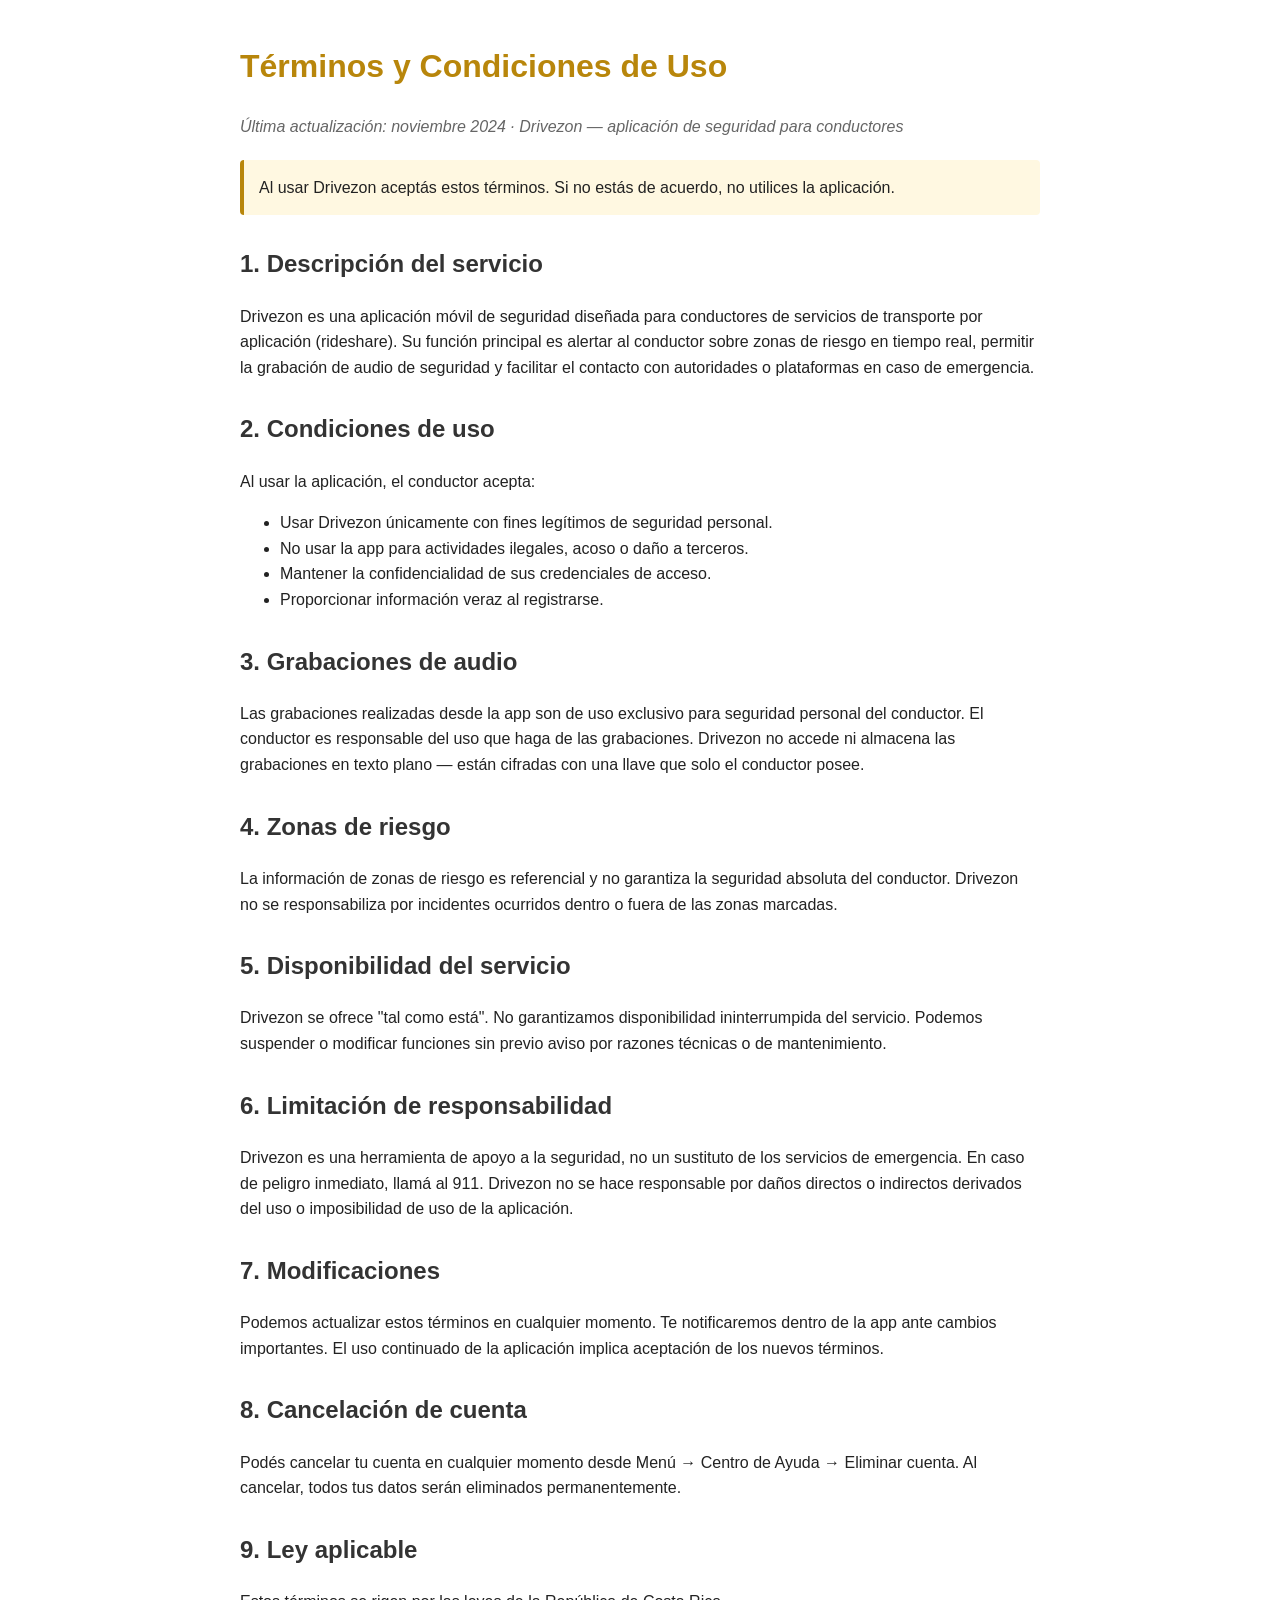
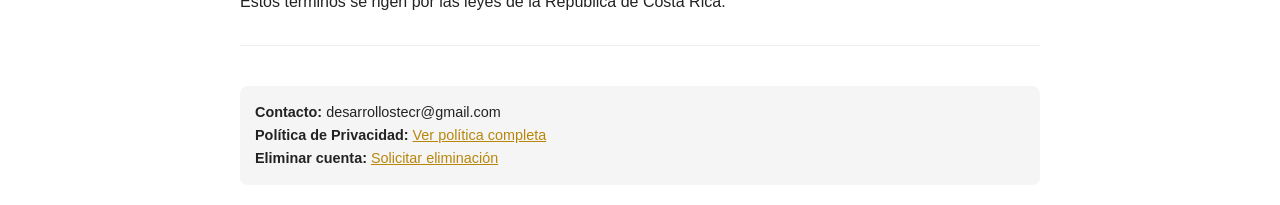
<file: terminos.html>
<!DOCTYPE html>
<html lang="es">
<head>
  <meta charset="UTF-8">
  <meta name="viewport" content="width=device-width, initial-scale=1.0">
  <title>Términos y Condiciones — Drivezon</title>
  <style>
    body { font-family: -apple-system, sans-serif; max-width: 800px; margin: 0 auto; padding: 20px; line-height: 1.6; color: #222; background: #fff; }
    h1 { color: #B8860B; }
    h2 { color: #333; margin-top: 30px; }
    .fecha { color: #666; font-style: italic; }
    .aviso { background: #fff8e1; border-left: 4px solid #B8860B; padding: 15px; border-radius: 4px; margin: 20px 0; }
    .nota-final { background: #f5f5f5; padding: 15px; border-radius: 8px; margin-top: 40px; font-size: 0.9em; }
    hr { border: none; border-top: 1px solid #eee; margin: 30px 0; }
    a { color: #B8860B; }
  </style>
</head>
<body>

  <h1>Términos y Condiciones de Uso</h1>
  <p class="fecha">Última actualización: noviembre 2024 · Drivezon — aplicación de seguridad para conductores</p>

  <div class="aviso">
    Al usar Drivezon aceptás estos términos. Si no estás de acuerdo, no utilices la aplicación.
  </div>

  <h2>1. Descripción del servicio</h2>
  <p>Drivezon es una aplicación móvil de seguridad diseñada para conductores de servicios de transporte por aplicación (rideshare). Su función principal es alertar al conductor sobre zonas de riesgo en tiempo real, permitir la grabación de audio de seguridad y facilitar el contacto con autoridades o plataformas en caso de emergencia.</p>

  <h2>2. Condiciones de uso</h2>
  <p>Al usar la aplicación, el conductor acepta:</p>
  <ul>
    <li>Usar Drivezon únicamente con fines legítimos de seguridad personal.</li>
    <li>No usar la app para actividades ilegales, acoso o daño a terceros.</li>
    <li>Mantener la confidencialidad de sus credenciales de acceso.</li>
    <li>Proporcionar información veraz al registrarse.</li>
  </ul>

  <h2>3. Grabaciones de audio</h2>
  <p>Las grabaciones realizadas desde la app son de uso exclusivo para seguridad personal del conductor. El conductor es responsable del uso que haga de las grabaciones. Drivezon no accede ni almacena las grabaciones en texto plano — están cifradas con una llave que solo el conductor posee.</p>

  <h2>4. Zonas de riesgo</h2>
  <p>La información de zonas de riesgo es referencial y no garantiza la seguridad absoluta del conductor. Drivezon no se responsabiliza por incidentes ocurridos dentro o fuera de las zonas marcadas.</p>

  <h2>5. Disponibilidad del servicio</h2>
  <p>Drivezon se ofrece "tal como está". No garantizamos disponibilidad ininterrumpida del servicio. Podemos suspender o modificar funciones sin previo aviso por razones técnicas o de mantenimiento.</p>

  <h2>6. Limitación de responsabilidad</h2>
  <p>Drivezon es una herramienta de apoyo a la seguridad, no un sustituto de los servicios de emergencia. En caso de peligro inmediato, llamá al 911. Drivezon no se hace responsable por daños directos o indirectos derivados del uso o imposibilidad de uso de la aplicación.</p>

  <h2>7. Modificaciones</h2>
  <p>Podemos actualizar estos términos en cualquier momento. Te notificaremos dentro de la app ante cambios importantes. El uso continuado de la aplicación implica aceptación de los nuevos términos.</p>

  <h2>8. Cancelación de cuenta</h2>
  <p>Podés cancelar tu cuenta en cualquier momento desde Menú → Centro de Ayuda → Eliminar cuenta. Al cancelar, todos tus datos serán eliminados permanentemente.</p>

  <h2>9. Ley aplicable</h2>
  <p>Estos términos se rigen por las leyes de la República de Costa Rica.</p>

  <hr>

  <div class="nota-final">
    <strong>Contacto:</strong> desarrollostecr@gmail.com<br>
    <strong>Política de Privacidad:</strong> <a href="https://jaezos.github.io/drivezon-privacy/">Ver política completa</a><br>
    <strong>Eliminar cuenta:</strong> <a href="https://jaezos.github.io/drivezon-privacy/delete-account.html">Solicitar eliminación</a>
  </div>

</body>
</html>
</file>
<file: styles.css>
:root{color-scheme:dark;--bg:#0b111c;--panel:#121d2d;--line:#273449;--text:#f1f5fa;--muted:#aab8c9;--accent:#58d4c0;--accent-dark:#073b38}*{box-sizing:border-box}html{scroll-behavior:smooth}body{margin:0;background:radial-gradient(ellipse at 90% 0%,#153247 0,transparent 35%),var(--bg);color:var(--text);font:16px/1.65 system-ui,-apple-system,Segoe UI,Roboto,Arial,sans-serif}a{color:var(--accent)}a:hover{text-decoration:none}.shell{width:min(100% - 36px,920px);margin:auto}.top{border-bottom:1px solid var(--line);background:#0b111ce8}.nav{display:flex;align-items:center;justify-content:space-between;gap:15px;padding:18px 0}.brand{color:white;text-decoration:none;font-weight:850;letter-spacing:.1em}.shield{color:var(--accent);margin-right:5px}.nav nav{display:flex;gap:18px}.nav nav a{font-size:.88rem;color:var(--muted);text-decoration:none}.nav nav a[aria-current=page],.nav nav a:hover{color:var(--accent)}.hero{padding:70px 0 35px}.eyebrow{color:var(--accent);font-size:.76rem;letter-spacing:.17em;font-weight:750}.hero h1{font-size:clamp(2.1rem,6vw,3.7rem);letter-spacing:-.05em;line-height:1.12;margin:14px 0 16px}.lead{color:#c1ccda;font-size:1.14rem;max-width:690px}.meta,.hint{color:var(--muted);font-size:.9rem}.notice{background:#152b37;border:1px solid #326070;border-radius:12px;padding:18px 20px;margin:18px 0 26px;color:#d8e9ef}.content{background:var(--panel);border:1px solid var(--line);border-radius:18px;padding:clamp(20px,5vw,44px);box-shadow:0 14px 48px #0002}.content section+section{border-top:1px solid var(--line);margin-top:30px;padding-top:22px}.content h2{font-size:1.4rem;letter-spacing:-.02em;line-height:1.3}.content h3{font-size:1.06rem;margin:22px 0 4px}.content p,.content li{color:#c8d3e1}.content li{margin:9px 0}.content ul{padding-left:22px}.cta{text-align:center;padding:50px 0 75px}.button{display:inline-block;background:var(--accent);color:var(--accent-dark);font-weight:800;border:0;border-radius:10px;padding:13px 21px;text-decoration:none;cursor:pointer;font:inherit;font-weight:800}.button:hover{background:#91e8db}footer{border-top:1px solid var(--line);color:var(--muted);padding:25px 0 35px;font-size:.86rem}.form{display:flex;flex-direction:column;gap:10px;margin-top:20px}.form label{font-weight:700;margin-top:12px}.form input,.form select,.form textarea{width:100%;background:#0c1624;border:1px solid #42536a;border-radius:9px;padding:13px;color:var(--text);font:inherit}.form input:focus,.form select:focus,.form textarea:focus{outline:2px solid var(--accent);outline-offset:2px}.form button{align-self:flex-start;margin-top:15px}@media(max-width:500px){.nav{align-items:flex-start;flex-direction:column}.hero{padding-top:45px}.nav nav{gap:22px}}
</file>
